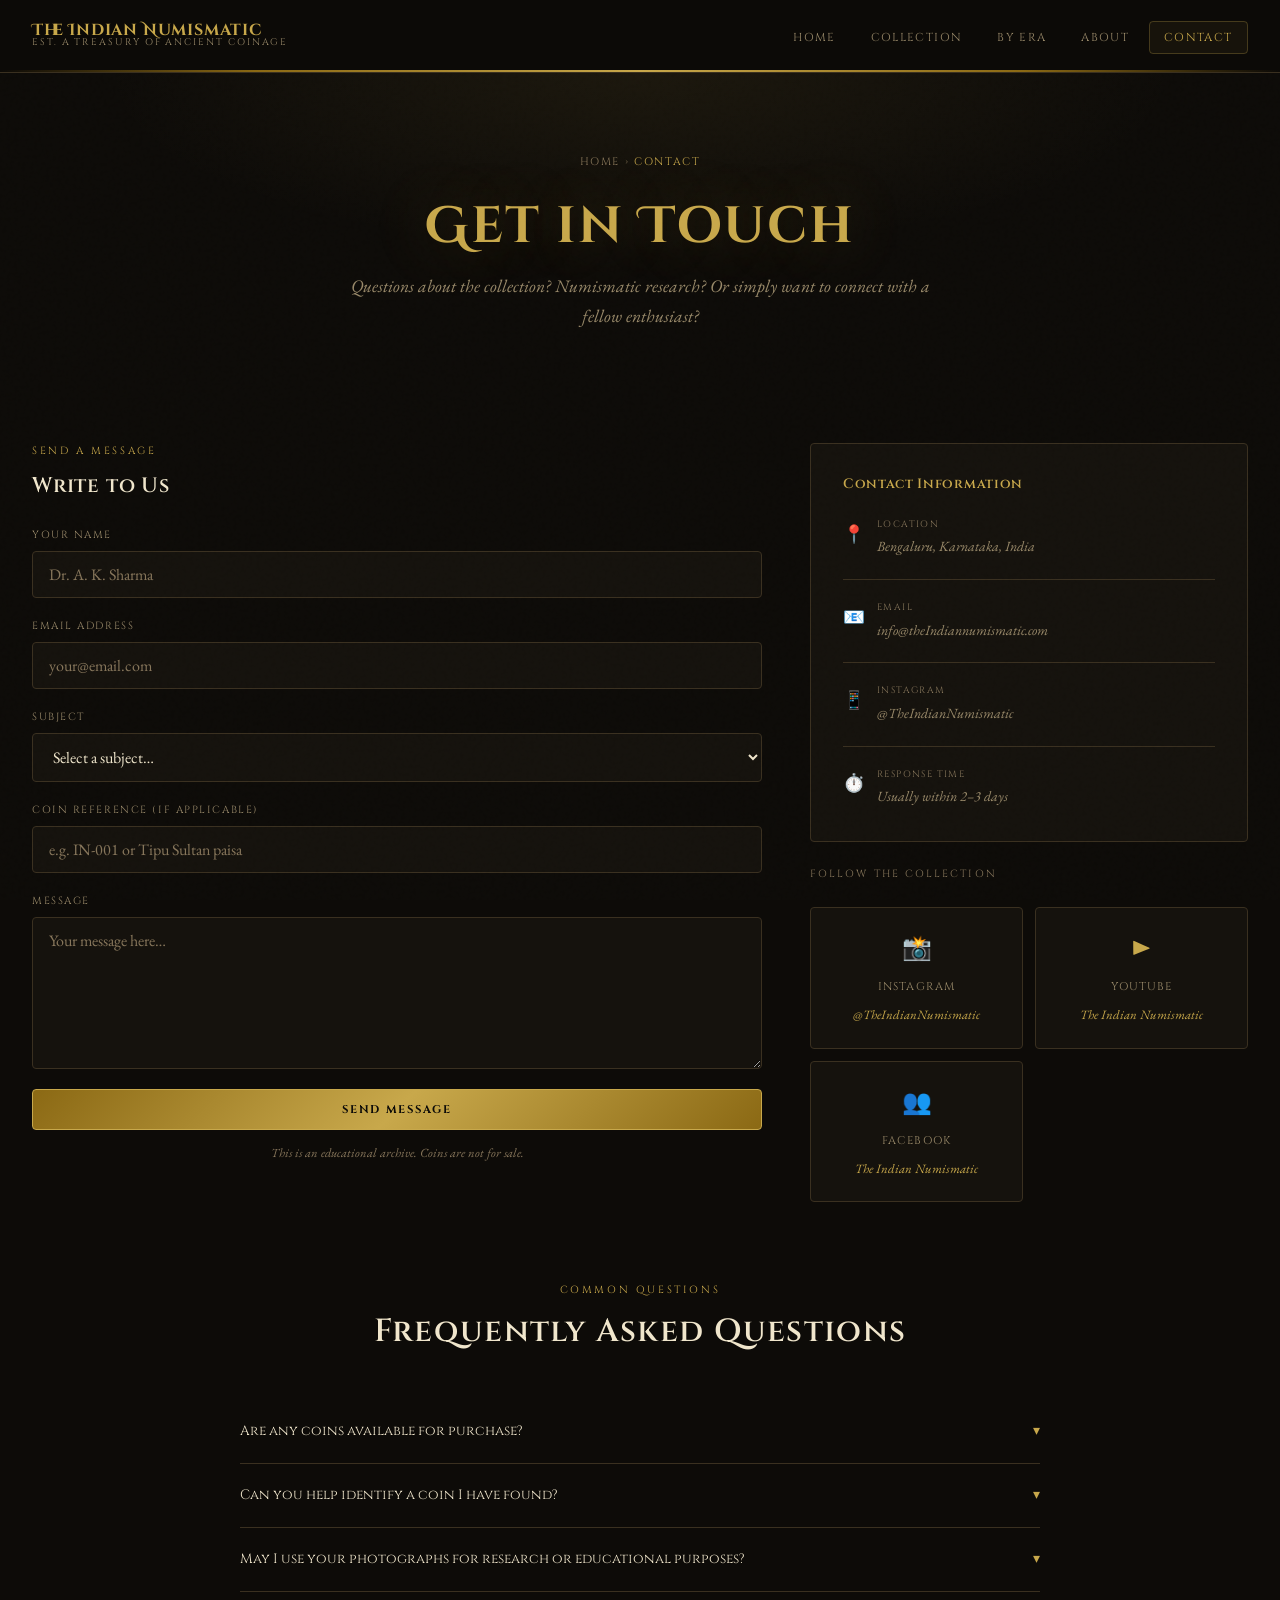
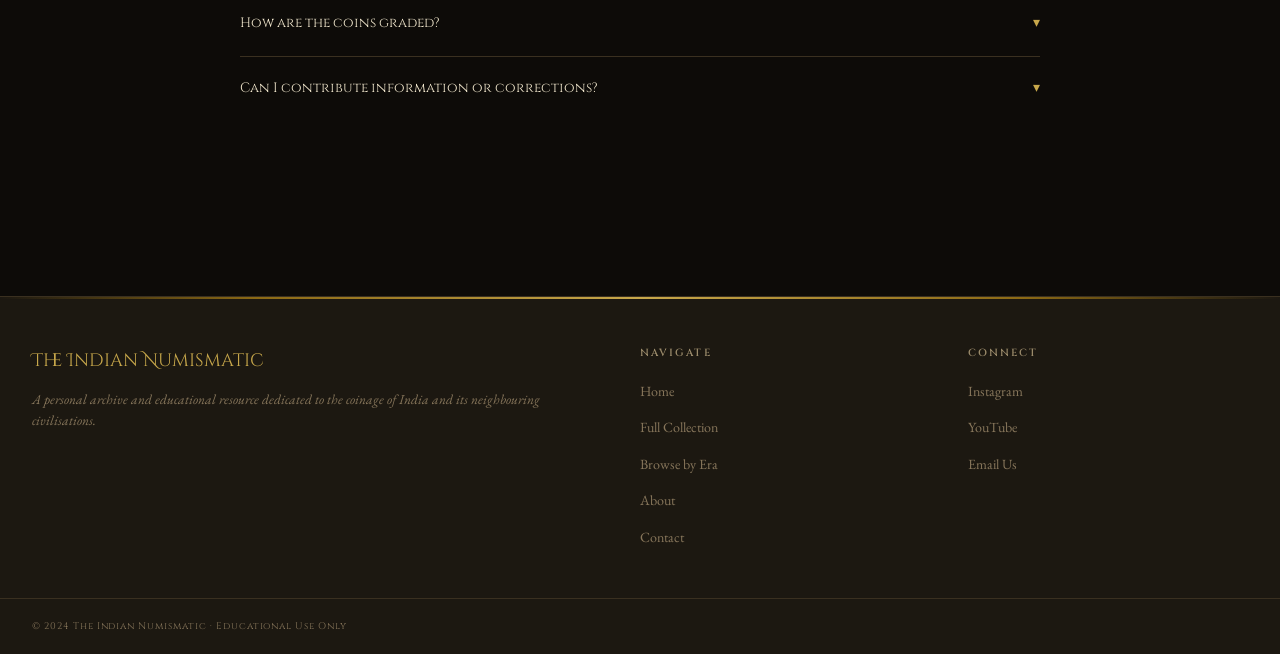
<file: contact.html>
<!DOCTYPE html>
<html lang="en">
<head>
  <meta charset="UTF-8">
  <meta name="viewport" content="width=device-width, initial-scale=1.0">
  <title>Contact — The Indian Numismatic</title>
  <link rel="preconnect" href="https://fonts.googleapis.com">
  <link rel="preconnect" href="https://fonts.gstatic.com" crossorigin>
  <link rel="stylesheet" href="style.css">
  <style>
    .faq-item {
      border-bottom: 1px solid var(--border);
      padding: 1.25rem 0;
    }
    .faq-item:last-child { border-bottom: none; }

    .faq-question {
      font-family: 'Cinzel', serif;
      font-size: 0.85rem;
      color: var(--text-primary);
      cursor: pointer;
      display: flex;
      justify-content: space-between;
      align-items: center;
      gap: 1rem;
      user-select: none;
    }

    .faq-arrow {
      color: var(--gold);
      transition: transform var(--transition);
      flex-shrink: 0;
    }
    .faq-item.open .faq-arrow { transform: rotate(180deg); }

    .faq-answer {
      font-size: 0.9rem;
      color: var(--text-muted);
      font-style: italic;
      line-height: 1.7;
      max-height: 0;
      overflow: hidden;
      transition: max-height 0.4s ease, padding 0.3s ease;
    }
    .faq-item.open .faq-answer {
      max-height: 200px;
      padding-top: 0.75rem;
    }

    .social-cards {
      display: grid;
      grid-template-columns: repeat(auto-fill, minmax(160px, 1fr));
      gap: 0.75rem;
      margin-top: 1.5rem;
    }

    .social-card {
      background: var(--bg-card);
      border: 1px solid var(--border);
      padding: 1.25rem 1rem;
      border-radius: var(--radius);
      text-align: center;
      text-decoration: none;
      transition: all var(--transition);
      display: block;
    }
    .social-card:hover {
      border-color: var(--gold-dark);
      background: var(--bg-hover);
      transform: translateY(-2px);
    }

    .social-card-icon { font-size: 1.5rem; display: block; margin-bottom: 0.5rem; }
    .social-card-name {
      font-family: 'Cinzel', serif;
      font-size: 0.7rem;
      letter-spacing: 0.1em;
      text-transform: uppercase;
      color: var(--text-muted);
      display: block;
      margin-bottom: 0.2rem;
    }
    .social-card-handle {
      font-size: 0.8rem;
      color: var(--gold);
      font-style: italic;
    }
  </style>
</head>
<body>

<!-- HEADER -->
<header class="site-header">
  <nav class="nav-wrapper">
    <a href="index.html" class="nav-logo">
      <span class="logo-main">The Indian Numismatic</span>
      <span class="logo-sub">Est. A Treasury of Ancient Coinage</span>
    </a>
    <ul class="nav-links">
      <li><a href="index.html">Home</a></li>
      <li><a href="collection.html">Collection</a></li>
      <li><a href="eras.html">By Era</a></li>
      <li><a href="about.html">About</a></li>
      <li><a href="contact.html" class="active">Contact</a></li>
    </ul>
    <button class="hamburger" aria-label="Menu">
      <span></span><span></span><span></span>
    </button>
  </nav>
  <div class="gold-rule-thick"></div>
</header>

<!-- PAGE HERO -->
<div class="page-hero">
  <p class="breadcrumb"><a href="index.html">Home</a> › <span>Contact</span></p>
  <h1>Get in Touch</h1>
  <p class="subtitle">Questions about the collection? Numismatic research? Or simply want to connect with a fellow enthusiast?</p>
</div>

<main class="container" style="padding-bottom:5rem;">

  <div class="contact-grid">

    <!-- FORM -->
    <div>
      <div class="section-header" style="text-align:left;margin-bottom:1.75rem;">
        <span class="section-label">Send a Message</span>
        <h2 style="font-size:1.3rem;">Write to Us</h2>
      </div>

      <form class="contact-form animate-in" id="contact-form" novalidate>
        <div class="form-group">
          <label for="name">Your Name</label>
          <input type="text" id="name" name="name" class="form-control" placeholder="Dr. A. K. Sharma" required>
        </div>
        <div class="form-group">
          <label for="email">Email Address</label>
          <input type="email" id="email" name="email" class="form-control" placeholder="your@email.com" required>
        </div>
        <div class="form-group">
          <label for="subject">Subject</label>
          <select id="subject" name="subject" class="form-control filter-select" style="padding:0.75rem 1rem;width:100%;">
            <option value="">Select a subject…</option>
            <option>Question about a specific coin</option>
            <option>Historical research enquiry</option>
            <option>Coin identification request</option>
            <option>Collaboration / contribution</option>
            <option>General enquiry</option>
          </select>
        </div>
        <div class="form-group">
          <label for="coin-ref">Coin Reference (if applicable)</label>
          <input type="text" id="coin-ref" name="coin-ref" class="form-control" placeholder="e.g. IN-001 or Tipu Sultan paisa">
        </div>
        <div class="form-group">
          <label for="message">Message</label>
          <textarea id="message" name="message" class="form-control" rows="6" placeholder="Your message here…" required></textarea>
        </div>
        <div>
          <button type="submit" class="btn btn-gold" style="width:100%;justify-content:center;">
            Send Message
          </button>
          <p style="font-size:0.78rem;color:var(--text-dim);font-style:italic;margin-top:0.75rem;text-align:center;">
            This is an educational archive. Coins are not for sale.
          </p>
        </div>
      </form>
    </div>

    <!-- RIGHT PANEL -->
    <div>
      <!-- Contact Details -->
      <div class="contact-info-card animate-in animate-delay-1">
        <h3>Contact Information</h3>

        <div class="contact-detail">
          <span class="icon">📍</span>
          <div>
            <span class="detail-label">Location</span>
            <span class="detail-value">Bengaluru, Karnataka, India</span>
          </div>
        </div>

        <div class="contact-detail">
          <span class="icon">📧</span>
          <div>
            <span class="detail-label">Email</span>
            <span class="detail-value">info@theIndiannumismatic.com</span>
          </div>
        </div>

        <div class="contact-detail">
          <span class="icon">📱</span>
          <div>
            <span class="detail-label">Instagram</span>
            <span class="detail-value">@TheIndianNumismatic</span>
          </div>
        </div>

        <div class="contact-detail">
          <span class="icon">⏱️</span>
          <div>
            <span class="detail-label">Response Time</span>
            <span class="detail-value">Usually within 2–3 days</span>
          </div>
        </div>
      </div>

      <!-- Social Cards -->
      <div class="animate-in animate-delay-2" style="margin-top:1.5rem;">
        <p style="font-family:'Cinzel',serif;font-size:0.65rem;letter-spacing:0.2em;text-transform:uppercase;color:var(--text-dim);margin-bottom:0.5rem;">
          Follow the Collection
        </p>
        <div class="social-cards">
          <a href="#" class="social-card">
            <span class="social-card-icon">📸</span>
            <span class="social-card-name">Instagram</span>
            <span class="social-card-handle">@TheIndianNumismatic</span>
          </a>
          <a href="#" class="social-card">
            <span class="social-card-icon">▶️</span>
            <span class="social-card-name">YouTube</span>
            <span class="social-card-handle">The Indian Numismatic</span>
          </a>
          <a href="#" class="social-card">
            <span class="social-card-icon">👥</span>
            <span class="social-card-name">Facebook</span>
            <span class="social-card-handle">The Indian Numismatic</span>
          </a>
        </div>
      </div>
    </div>

  </div>

  <!-- FAQ -->
  <div style="margin-top:5rem;">
    <div class="section-header">
      <span class="section-label">Common Questions</span>
      <h2>Frequently Asked Questions</h2>
    </div>

    <div style="max-width:800px;margin:0 auto;">
      <div class="faq-item animate-in">
        <div class="faq-question" onclick="toggleFaq(this)">
          Are any coins available for purchase?
          <span class="faq-arrow">▾</span>
        </div>
        <div class="faq-answer">
          No. This is a personal collection maintained purely for educational and archival purposes.
          No coins are offered for sale through this website.
        </div>
      </div>

      <div class="faq-item animate-in animate-delay-1">
        <div class="faq-question" onclick="toggleFaq(this)">
          Can you help identify a coin I have found?
          <span class="faq-arrow">▾</span>
        </div>
        <div class="faq-answer">
          We are happy to help where possible. Please send a clear photograph of both sides of the coin
          along with its approximate diameter and weight using the contact form above. We cannot guarantee
          identification of every coin but will do our best.
        </div>
      </div>

      <div class="faq-item animate-in animate-delay-2">
        <div class="faq-question" onclick="toggleFaq(this)">
          May I use your photographs for research or educational purposes?
          <span class="faq-arrow">▾</span>
        </div>
        <div class="faq-answer">
          All photographs on this site are © The Indian Numismatic. Non-commercial educational use
          with attribution is generally permitted — please contact us first to discuss your needs.
        </div>
      </div>

      <div class="faq-item animate-in animate-delay-3">
        <div class="faq-question" onclick="toggleFaq(this)">
          How are the coins graded?
          <span class="faq-arrow">▾</span>
        </div>
        <div class="faq-answer">
          Coins are graded using the standard Sheldon/PCGS scale adapted for world coins:
          Poor, Fair, About Good, Good, Very Good, Fine, Very Fine, Extremely Fine, About Uncirculated, and Uncirculated.
          All grades are the collector's own assessment unless otherwise noted.
        </div>
      </div>

      <div class="faq-item animate-in">
        <div class="faq-question" onclick="toggleFaq(this)">
          Can I contribute information or corrections?
          <span class="faq-arrow">▾</span>
        </div>
        <div class="faq-answer">
          Absolutely — and we welcome it. If you spot an error in attribution, dating, or description,
          or have additional historical context to share, please write to us. Corrections and contributions
          from fellow researchers are acknowledged on the relevant entry.
        </div>
      </div>
    </div>
  </div>

</main>

<!-- FOOTER -->
<footer class="site-footer">
  <div class="gold-rule-thick"></div>
  <div class="footer-inner">
    <div class="footer-brand">
      <span class="footer-logo">The Indian Numismatic</span>
      <p>A personal archive and educational resource dedicated to the coinage of India and its neighbouring civilisations.</p>
    </div>
    <div class="footer-col">
      <h4>Navigate</h4>
      <ul>
        <li><a href="index.html">Home</a></li>
        <li><a href="collection.html">Full Collection</a></li>
        <li><a href="eras.html">Browse by Era</a></li>
        <li><a href="about.html">About</a></li>
        <li><a href="contact.html">Contact</a></li>
      </ul>
    </div>
    <div class="footer-col">
      <h4>Connect</h4>
      <ul>
        <li><a href="#">Instagram</a></li>
        <li><a href="#">YouTube</a></li>
        <li><a href="contact.html">Email Us</a></li>
      </ul>
    </div>
  </div>
  <div class="footer-bottom">
    <p>© 2024 The Indian Numismatic · Educational Use Only</p>
  </div>
</footer>

<script src="script.js"></script>
<script>
  function toggleFaq(el) {
    const item = el.closest('.faq-item');
    const isOpen = item.classList.contains('open');
    document.querySelectorAll('.faq-item.open').forEach(i => i.classList.remove('open'));
    if (!isOpen) item.classList.add('open');
  }
</script>
</body>
</html>
</file>
<file: style.css>
/* ============================================================
   THE INDIAN NUMISMATIC — Global Stylesheet
   Aesthetic: Dark museum / antiquarian / archival gold
   ============================================================ */

@import url('https://fonts.googleapis.com/css2?family=Cinzel+Decorative:wght@400;700;900&family=Cinzel:wght@400;500;600;700&family=EB+Garamond:ital,wght@0,400;0,500;0,600;1,400;1,500&display=swap');

/* ── CSS Variables ── */
:root {
  --gold:        #c8a84b;
  --gold-light:  #e8c97a;
  --gold-dark:   #8b6914;
  --bg-deep:     #0d0b08;
  --bg-card:     #15120d;
  --bg-panel:    #1c1811;
  --bg-hover:    #231f16;
  --border:      #3a3020;
  --border-gold: #c8a84b44;
  --text-primary:#f0e6cc;
  --text-muted:  #9a8a6a;
  --text-dim:    #87765b;
  --accent-red:  #8b2020;
  --accent-teal: #1a5c5c;
  --shadow-gold: 0 0 40px #c8a84b22;
  --radius:      4px;
  --transition:  0.35s cubic-bezier(0.4, 0, 0.2, 1);
}

/* ── Reset ── */
*, *::before, *::after { box-sizing: border-box; margin: 0; padding: 0; }

html { scroll-behavior: smooth; font-size: 16px; }

body {
  background: var(--bg-deep);
  color: var(--text-primary);
  font-family: 'EB Garamond', Georgia, serif;
  font-size: 1.05rem;
  line-height: 1.7;
  min-height: 100vh;
  overflow-x: hidden;
}

/* Noise texture overlay */
body::before {
  content: '';
  position: fixed;
  inset: 0;
  background-image: url("data:image/svg+xml,%3Csvg viewBox='0 0 256 256' xmlns='http://www.w3.org/2000/svg'%3E%3Cfilter id='noise'%3E%3CfeTurbulence type='fractalNoise' baseFrequency='0.9' numOctaves='4' stitchTiles='stitch'/%3E%3C/filter%3E%3Crect width='100%25' height='100%25' filter='url(%23noise)' opacity='0.04'/%3E%3C/svg%3E");
  pointer-events: none;
  z-index: 1;
  opacity: 0.4;
}

/* ── Typography ── */
h1, h2, h3, h4 {
  font-family: 'Cinzel', serif;
  font-weight: 600;
  letter-spacing: 0.04em;
  line-height: 1.25;
}

.display-title {
  font-family: 'Cinzel Decorative', serif;
  font-weight: 700;
}

a {
  color: var(--gold);
  text-decoration: none;
  transition: color var(--transition);
}
a:hover { color: var(--gold-light); }

p { margin-bottom: 1em; }
p:last-child { margin-bottom: 0; }

em { font-style: italic; color: var(--text-muted); }

/* ── Gold Divider ── */
.gold-rule {
  border: none;
  height: 1px;
  background: linear-gradient(90deg, transparent, var(--gold), transparent);
  margin: 2rem 0;
  opacity: 0.5;
}

.gold-rule-thick {
  border: none;
  height: 2px;
  background: linear-gradient(90deg, transparent 0%, var(--gold-dark) 20%, var(--gold) 50%, var(--gold-dark) 80%, transparent 100%);
  margin: 0;
}

/* ── Navigation ── */
.site-header {
  position: sticky;
  top: 0;
  z-index: 1000;
  background: rgba(13, 11, 8, 0.98);
  border-bottom: 1px solid var(--border);
}

.nav-wrapper {
  max-width: 1400px;
  margin: 0 auto;
  padding: 0 2rem;
  display: flex;
  align-items: center;
  justify-content: space-between;
  height: 70px;
}

.nav-logo {
  display: flex;
  flex-direction: column;
  line-height: 1;
}

.nav-logo .logo-main {
  font-family: 'Cinzel Decorative', serif;
  font-size: 1rem;
  font-weight: 700;
  color: var(--gold);
  letter-spacing: 0.05em;
}

.nav-logo .logo-sub {
  font-family: 'Cinzel', serif;
  font-size: 0.6rem;
  color: var(--text-muted);
  letter-spacing: 0.2em;
  text-transform: uppercase;
}

.nav-links {
  display: flex;
  align-items: center;
  gap: 0.25rem;
  list-style: none;
}

.nav-links a {
  font-family: 'Cinzel', serif;
  font-size: 0.72rem;
  letter-spacing: 0.12em;
  text-transform: uppercase;
  color: var(--text-muted);
  padding: 0.5rem 0.9rem;
  border: 1px solid transparent;
  border-radius: var(--radius);
  transition: all var(--transition);
  white-space: nowrap;
}

.nav-links a:hover,
.nav-links a.active {
  color: var(--gold);
  border-color: var(--border-gold);
  background: rgba(200, 168, 75, 0.06);
}

.nav-coin-icon {
  font-size: 1.4rem;
  opacity: 0.6;
}

.hamburger {
  display: none;
  flex-direction: column;
  justify-content: center;
  align-items: center;
  gap: 5px;
  cursor: pointer;
  padding: 10px;
  width: 44px;
  height: 44px;
  border: 1px solid var(--border);
  border-radius: var(--radius);
  background: transparent;
  transition: border-color var(--transition), background var(--transition);
  flex-shrink: 0;
  -webkit-tap-highlight-color: transparent;
}
.hamburger:hover {
  border-color: var(--gold-dark);
  background: rgba(200,168,75,0.06);
}
.hamburger span {
  display: block;
  width: 20px;
  height: 2px;
  background: var(--gold);
  border-radius: 2px;
  transition: transform 0.35s ease, opacity 0.25s ease, width 0.3s ease;
  transform-origin: center;
}
/* Animated X state */
.hamburger.open span:nth-child(1) {
  transform: translateY(7px) rotate(45deg);
}
.hamburger.open span:nth-child(2) {
  opacity: 0;
  width: 0;
}
.hamburger.open span:nth-child(3) {
  transform: translateY(-7px) rotate(-45deg);
}

/* ── Page Hero ── */
.page-hero {
  padding: 5rem 2rem 4rem;
  text-align: center;
  position: relative;
  overflow: hidden;
}

.page-hero::before {
  content: '';
  position: absolute;
  inset: 0;
  background: radial-gradient(ellipse 60% 80% at 50% 0%, rgba(200,168,75,0.08) 0%, transparent 70%);
  pointer-events: none;
}

.page-hero h1 {
  font-family: 'Cinzel Decorative', serif;
  font-size: clamp(1.8rem, 4vw, 3.2rem);
  color: var(--gold);
  text-shadow: 0 0 60px rgba(200,168,75,0.3);
  margin-bottom: 0.75rem;
}

.page-hero .subtitle {
  font-family: 'EB Garamond', serif;
  font-size: 1.1rem;
  font-style: italic;
  color: var(--text-muted);
  max-width: 600px;
  margin: 0 auto;
}

.breadcrumb {
  font-family: 'Cinzel', serif;
  font-size: 0.68rem;
  letter-spacing: 0.15em;
  text-transform: uppercase;
  color: var(--text-dim);
  margin-bottom: 1.5rem;
}
.breadcrumb a { color: var(--text-dim); }
.breadcrumb a:hover { color: var(--gold); }
.breadcrumb span { color: var(--gold); }

/* ── Container ── */
.container {
  max-width: 1400px;
  margin: 0 auto;
  padding: 0 2rem;
}

.container-narrow {
  max-width: 900px;
  margin: 0 auto;
  padding: 0 2rem;
}

/* ── Section Titles ── */
.section-header {
  text-align: center;
  margin-bottom: 3rem;
}

.section-header h2 {
  font-family: 'Cinzel', serif;
  font-size: clamp(1.3rem, 2.5vw, 2rem);
  color: var(--text-primary);
  margin-bottom: 0.5rem;
}

.section-header .section-label {
  font-family: 'Cinzel', serif;
  font-size: 0.65rem;
  letter-spacing: 0.25em;
  text-transform: uppercase;
  color: var(--gold);
  display: block;
  margin-bottom: 0.75rem;
}

.section-header p {
  color: var(--text-muted);
  font-style: italic;
  max-width: 500px;
  margin: 0 auto;
}

/* ── Coin Cards ── */
.coins-grid {
  display: grid;
  grid-template-columns: repeat(auto-fill, minmax(280px, 1fr));
  gap: 1.5rem;
  margin-bottom: 4rem;
}

.coin-card {
  background: var(--bg-card);
  border: 1px solid var(--border);
  border-radius: var(--radius);
  overflow: hidden;
  transition: all var(--transition);
  cursor: pointer;
  position: relative;
}

.coin-card::before {
  content: '';
  position: absolute;
  inset: 0;
  border-radius: var(--radius);
  background: linear-gradient(135deg, rgba(200,168,75,0.05) 0%, transparent 60%);
  opacity: 0;
  transition: opacity var(--transition);
  pointer-events: none;
  z-index: 1;
}

.coin-card:hover {
  border-color: var(--gold-dark);
  box-shadow: var(--shadow-gold), 0 8px 32px rgba(0,0,0,0.6);
  transform: translateY(-4px);
}

.coin-card:hover::before { opacity: 1; }

.coin-card-image {
  position: relative;
  aspect-ratio: 1;
  overflow: hidden;
  background: #0a0906;
}

.coin-card-image img {
  width: 100%;
  height: 100%;
  object-fit: cover;
  transition: transform 0.5s ease;
  display: block;
}

.coin-card:hover .coin-card-image img {
  transform: scale(1.06);
}

.coin-card-badge {
  position: absolute;
  top: 0.75rem;
  right: 0.75rem;
  background: rgba(13,11,8,0.85);
  border: 1px solid var(--border-gold);
  color: var(--gold);
  font-family: 'Cinzel', serif;
  font-size: 0.6rem;
  letter-spacing: 0.1em;
  text-transform: uppercase;
  padding: 0.2rem 0.5rem;
  border-radius: 2px;
  backdrop-filter: blur(4px);
}

.coin-card-id {
  position: absolute;
  bottom: 0.75rem;
  left: 0.75rem;
  background: rgba(13,11,8,0.75);
  color: var(--text-dim);
  font-family: 'Cinzel', serif;
  font-size: 0.58rem;
  letter-spacing: 0.08em;
  padding: 0.15rem 0.4rem;
  border-radius: 2px;
}

.coin-card-body {
  padding: 1.1rem 1.2rem 1.3rem;
}

.coin-card-kingdom {
  font-family: 'Cinzel', serif;
  font-size: 0.6rem;
  letter-spacing: 0.18em;
  text-transform: uppercase;
  color: var(--gold);
  display: block;
  margin-bottom: 0.35rem;
}

.coin-card-name {
  font-family: 'Cinzel', serif;
  font-size: 0.95rem;
  color: var(--text-primary);
  margin-bottom: 0.6rem;
  line-height: 1.3;
}

.coin-card-meta {
  display: flex;
  gap: 0.5rem;
  flex-wrap: wrap;
  margin-bottom: 0.75rem;
}

.meta-tag {
  font-family: 'Cinzel', serif;
  font-size: 0.58rem;
  letter-spacing: 0.08em;
  text-transform: uppercase;
  background: rgba(200,168,75,0.08);
  border: 1px solid var(--border-gold);
  color: var(--text-muted);
  padding: 0.15rem 0.5rem;
  border-radius: 2px;
}

.coin-card-desc {
  font-size: 0.85rem;
  color: var(--text-muted);
  font-style: italic;
  line-height: 1.5;
  display: -webkit-box;
  -webkit-line-clamp: 2;
  -webkit-box-orient: vertical;
  overflow: hidden;
}

/* ── Buttons ── */
.btn {
  display: inline-flex;
  align-items: center;
  gap: 0.5rem;
  font-family: 'Cinzel', serif;
  font-size: 0.7rem;
  letter-spacing: 0.15em;
  text-transform: uppercase;
  padding: 0.75rem 1.8rem;
  border-radius: var(--radius);
  border: 1px solid;
  cursor: pointer;
  transition: all var(--transition);
  text-decoration: none;
}

.btn-gold {
  background: linear-gradient(135deg, var(--gold-dark) 0%, var(--gold) 50%, var(--gold-dark) 100%);
  border-color: var(--gold);
  color: var(--bg-deep);
  font-weight: 700;
}
.btn-gold:hover {
  background: linear-gradient(135deg, var(--gold) 0%, var(--gold-light) 50%, var(--gold) 100%);
  color: var(--bg-deep);
  box-shadow: 0 0 24px rgba(200,168,75,0.4);
  transform: translateY(-1px);
}

.btn-outline {
  background: transparent;
  border-color: var(--border);
  color: var(--text-muted);
}
.btn-outline:hover {
  border-color: var(--gold-dark);
  color: var(--gold);
  background: rgba(200,168,75,0.05);
}

.btn-ghost {
  background: transparent;
  border-color: transparent;
  color: var(--text-muted);
  padding: 0.5rem 1rem;
}
.btn-ghost:hover { color: var(--gold); }

/* ── Filter Bar ── */
.filter-bar {
  display: flex;
  gap: 0.75rem;
  flex-wrap: wrap;
  align-items: center;
  margin-bottom: 2.5rem;
  padding: 1.2rem 1.5rem;
  background: var(--bg-panel);
  border: 1px solid var(--border);
  border-radius: var(--radius);
}

.filter-bar label {
  font-family: 'Cinzel', serif;
  font-size: 0.65rem;
  letter-spacing: 0.15em;
  text-transform: uppercase;
  color: var(--text-dim);
  white-space: nowrap;
}

.filter-select {
  background: var(--bg-card);
  border: 1px solid var(--border);
  color: var(--text-muted);
  font-family: 'EB Garamond', serif;
  font-size: 0.9rem;
  padding: 0.4rem 0.8rem;
  border-radius: var(--radius);
  cursor: pointer;
  transition: border-color var(--transition);
  outline: none;
  min-width: 140px;
}
.filter-select:hover, .filter-select:focus { border-color: var(--gold-dark); color: var(--text-primary); }

.filter-input {
  background: var(--bg-card);
  border: 1px solid var(--border);
  color: var(--text-primary);
  font-family: 'EB Garamond', serif;
  font-size: 0.95rem;
  padding: 0.4rem 0.9rem;
  border-radius: var(--radius);
  outline: none;
  transition: border-color var(--transition);
  flex: 1;
  min-width: 180px;
}
.filter-input::placeholder { color: var(--text-dim); }
.filter-input:focus { border-color: var(--gold-dark); }

.filter-pill {
  font-family: 'Cinzel', serif;
  font-size: 0.62rem;
  letter-spacing: 0.1em;
  text-transform: uppercase;
  padding: 0.35rem 0.8rem;
  border: 1px solid var(--border);
  border-radius: 20px;
  color: var(--text-muted);
  background: transparent;
  cursor: pointer;
  transition: all var(--transition);
  white-space: nowrap;
}
.filter-pill:hover, .filter-pill.active {
  border-color: var(--gold);
  color: var(--gold);
  background: rgba(200,168,75,0.08);
}

/* ── Stats Bar ── */
.stats-bar {
  display: flex;
  gap: 1px;
  background: var(--border);
  border: 1px solid var(--border);
  border-radius: var(--radius);
  overflow: hidden;
  margin-bottom: 3rem;
}

.stat-item {
  flex: 1;
  padding: 1.2rem 1.5rem;
  text-align: center;
  background: var(--bg-panel);
  transition: background var(--transition);
}
.stat-item:hover { background: var(--bg-hover); }

.stat-number {
  font-family: 'Cinzel Decorative', serif;
  font-size: 1.8rem;
  color: var(--gold);
  display: block;
  line-height: 1;
  margin-bottom: 0.25rem;
}

.stat-label {
  font-family: 'Cinzel', serif;
  font-size: 0.58rem;
  letter-spacing: 0.2em;
  text-transform: uppercase;
  color: var(--text-dim);
}

/* ── Modal / Lightbox ── */
.modal-overlay {
  position: fixed;
  inset: 0;
  background: rgba(0,0,0,0.92);
  backdrop-filter: blur(8px);
  z-index: 2000;
  display: flex;
  align-items: center;
  justify-content: center;
  padding: 2rem;
  opacity: 0;
  visibility: hidden;
  transition: all var(--transition);
}

.modal-overlay.open {
  opacity: 1;
  visibility: visible;
}

.modal {
  background: var(--bg-panel);
  border: 1px solid var(--border);
  border-radius: var(--radius);
  max-width: 960px;
  width: 100%;
  max-height: 90vh;
  overflow-y: auto;
  display: grid;
  grid-template-columns: 1fr 1fr;
  box-shadow: 0 0 80px rgba(200,168,75,0.15), 0 32px 64px rgba(0,0,0,0.8);
  transform: scale(0.95) translateY(20px);
  transition: transform var(--transition);
}

.modal-overlay.open .modal {
  transform: scale(1) translateY(0);
}

.modal-images {
  background: #060504;
  padding: 2rem;
  display: flex;
  flex-direction: column;
  align-items: center;
  justify-content: center;
  gap: 1rem;
  position: relative;
}

.modal-main-image {
  width: 100%;
  aspect-ratio: 1;
  object-fit: contain;
  border-radius: 2px;
}

.modal-thumbs {
  display: flex;
  gap: 0.5rem;
}

.modal-thumb {
  width: 56px;
  height: 56px;
  object-fit: cover;
  border: 1px solid var(--border);
  border-radius: 2px;
  cursor: pointer;
  transition: border-color var(--transition);
  opacity: 0.6;
}
.modal-thumb:hover, .modal-thumb.active {
  border-color: var(--gold);
  opacity: 1;
}

.modal-content {
  padding: 2.5rem;
  overflow-y: auto;
}

.modal-close {
  position: absolute;
  top: 1rem;
  right: 1rem;
  width: 36px;
  height: 36px;
  background: rgba(200,168,75,0.1);
  border: 1px solid var(--border-gold);
  color: var(--gold);
  border-radius: 2px;
  cursor: pointer;
  font-size: 1.2rem;
  display: flex;
  align-items: center;
  justify-content: center;
  transition: all var(--transition);
  z-index: 10;
}
.modal-close:hover { background: rgba(200,168,75,0.2); }

.modal-kingdom {
  font-family: 'Cinzel', serif;
  font-size: 0.65rem;
  letter-spacing: 0.2em;
  text-transform: uppercase;
  color: var(--gold);
  margin-bottom: 0.5rem;
}

.modal-title {
  font-family: 'Cinzel', serif;
  font-size: 1.4rem;
  color: var(--text-primary);
  margin-bottom: 1.5rem;
  line-height: 1.3;
}

.coin-specs {
  display: grid;
  grid-template-columns: 1fr 1fr;
  gap: 0.75rem;
  margin-bottom: 1.5rem;
}

.spec-item {
  background: var(--bg-card);
  border: 1px solid var(--border);
  padding: 0.75rem;
  border-radius: var(--radius);
}

.spec-label {
  font-family: 'Cinzel', serif;
  font-size: 0.55rem;
  letter-spacing: 0.15em;
  text-transform: uppercase;
  color: var(--text-dim);
  display: block;
  margin-bottom: 0.2rem;
}

.spec-value {
  font-family: 'EB Garamond', serif;
  font-size: 0.9rem;
  color: var(--text-primary);
}

.modal-desc {
  font-style: italic;
  color: var(--text-muted);
  font-size: 0.95rem;
  padding-top: 1rem;
  border-top: 1px solid var(--border);
  line-height: 1.7;
}

/* ── Footer ── */
.site-footer {
  background: var(--bg-panel);
  border-top: 1px solid var(--border);
  margin-top: 6rem;
}

.footer-inner {
  max-width: 1400px;
  margin: 0 auto;
  padding: 3rem 2rem;
  display: grid;
  grid-template-columns: 2fr 1fr 1fr;
  gap: 3rem;
}

.footer-brand .footer-logo {
  font-family: 'Cinzel Decorative', serif;
  font-size: 1.1rem;
  color: var(--gold);
  display: block;
  margin-bottom: 0.75rem;
}

.footer-brand p {
  font-size: 0.85rem;
  color: var(--text-dim);
  font-style: italic;
  line-height: 1.6;
}

.footer-col h4 {
  font-family: 'Cinzel', serif;
  font-size: 0.65rem;
  letter-spacing: 0.2em;
  text-transform: uppercase;
  color: var(--text-muted);
  margin-bottom: 1rem;
}

.footer-col ul {
  list-style: none;
  display: flex;
  flex-direction: column;
  gap: 0.5rem;
}

.footer-col ul a {
  font-size: 0.88rem;
  color: var(--text-dim);
  transition: color var(--transition);
}
.footer-col ul a:hover { color: var(--gold); }

.footer-bottom {
  border-top: 1px solid var(--border);
  padding: 1.2rem 2rem;
  max-width: 1400px;
  margin: 0 auto;
  display: flex;
  align-items: center;
  justify-content: space-between;
  gap: 1rem;
  flex-wrap: wrap;
}

.footer-bottom p {
  font-family: 'Cinzel', serif;
  font-size: 0.6rem;
  letter-spacing: 0.1em;
  color: var(--text-dim);
  margin: 0;
}

.footer-social {
  display: flex;
  gap: 0.75rem;
}

.social-link {
  font-family: 'Cinzel', serif;
  font-size: 0.6rem;
  letter-spacing: 0.1em;
  text-transform: uppercase;
  color: var(--text-dim);
  padding: 0.3rem 0.7rem;
  border: 1px solid var(--border);
  border-radius: var(--radius);
  transition: all var(--transition);
}
.social-link:hover { border-color: var(--gold-dark); color: var(--gold); }

/* ── Pagination ── */
.pagination {
  display: flex;
  align-items: center;
  justify-content: center;
  gap: 0.5rem;
  margin: 3rem 0;
}

.page-btn {
  width: 38px;
  height: 38px;
  display: flex;
  align-items: center;
  justify-content: center;
  font-family: 'Cinzel', serif;
  font-size: 0.75rem;
  border: 1px solid var(--border);
  background: var(--bg-card);
  color: var(--text-muted);
  border-radius: var(--radius);
  cursor: pointer;
  transition: all var(--transition);
  text-decoration: none;
}
.page-btn:hover { border-color: var(--gold-dark); color: var(--gold); }
.page-btn.active { border-color: var(--gold); color: var(--gold); background: rgba(200,168,75,0.1); }

/* ── About Page ── */
.about-grid {
  display: grid;
  grid-template-columns: 3fr 2fr;
  gap: 4rem;
  align-items: start;
  margin: 3rem 0;
}

.about-content h2 {
  font-family: 'Cinzel', serif;
  color: var(--gold);
  font-size: 1.5rem;
  margin-bottom: 1rem;
}

.about-image-panel {
  background: var(--bg-card);
  border: 1px solid var(--border);
  padding: 1.5rem;
  border-radius: var(--radius);
  text-align: center;
  position: sticky;
  top: 90px;
}

.about-image-panel img {
  width: 100%;
  border-radius: 2px;
  display: block;
}

.about-image-panel .caption {
  font-size: 0.8rem;
  color: var(--text-dim);
  font-style: italic;
  margin-top: 0.75rem;
}

.timeline {
  position: relative;
  padding-left: 2rem;
  margin: 2rem 0;
}

.timeline::before {
  content: '';
  position: absolute;
  left: 0;
  top: 0;
  bottom: 0;
  width: 1px;
  background: linear-gradient(180deg, transparent, var(--gold-dark), transparent);
}

.timeline-item {
  position: relative;
  margin-bottom: 2rem;
}

.timeline-item::before {
  content: '';
  position: absolute;
  left: -2.35rem;
  top: 0.35rem;
  width: 8px;
  height: 8px;
  border: 1px solid var(--gold);
  border-radius: 50%;
  background: var(--bg-deep);
}

.timeline-era {
  font-family: 'Cinzel', serif;
  font-size: 0.65rem;
  letter-spacing: 0.15em;
  text-transform: uppercase;
  color: var(--gold);
  display: block;
  margin-bottom: 0.25rem;
}

.timeline-item h3 {
  font-size: 1rem;
  color: var(--text-primary);
  margin-bottom: 0.35rem;
}

.timeline-item p {
  font-size: 0.88rem;
  color: var(--text-muted);
}

/* ── Contact Page ── */
.contact-grid {
  display: grid;
  grid-template-columns: 2fr 1.2fr;
  gap: 3rem;
  margin: 3rem 0;
}

.contact-form {
  display: flex;
  flex-direction: column;
  gap: 1.25rem;
}

.form-group {
  display: flex;
  flex-direction: column;
  gap: 0.4rem;
}

.form-group label {
  font-family: 'Cinzel', serif;
  font-size: 0.65rem;
  letter-spacing: 0.15em;
  text-transform: uppercase;
  color: var(--text-muted);
}

.form-control {
  background: var(--bg-card);
  border: 1px solid var(--border);
  color: var(--text-primary);
  font-family: 'EB Garamond', serif;
  font-size: 1rem;
  padding: 0.75rem 1rem;
  border-radius: var(--radius);
  outline: none;
  transition: border-color var(--transition);
  width: 100%;
}
.form-control:focus { border-color: var(--gold-dark); }
.form-control::placeholder { color: var(--text-dim); }

textarea.form-control { resize: vertical; min-height: 140px; }

.contact-info-card {
  background: var(--bg-card);
  border: 1px solid var(--border);
  padding: 2rem;
  border-radius: var(--radius);
  height: fit-content;
}

.contact-info-card h3 {
  font-family: 'Cinzel', serif;
  font-size: 0.85rem;
  color: var(--gold);
  margin-bottom: 1.5rem;
  letter-spacing: 0.05em;
}

.contact-detail {
  display: flex;
  gap: 0.75rem;
  align-items: flex-start;
  margin-bottom: 1.25rem;
  padding-bottom: 1.25rem;
  border-bottom: 1px solid var(--border);
  font-size: 0.88rem;
}
.contact-detail:last-child { border-bottom: none; margin-bottom: 0; padding-bottom: 0; }

.contact-detail .icon {
  font-size: 1.1rem;
  flex-shrink: 0;
  margin-top: 0.1rem;
}

.contact-detail .detail-label {
  font-family: 'Cinzel', serif;
  font-size: 0.58rem;
  letter-spacing: 0.15em;
  text-transform: uppercase;
  color: var(--text-dim);
  display: block;
  margin-bottom: 0.15rem;
}

.contact-detail .detail-value {
  color: var(--text-muted);
  font-style: italic;
}

/* ── Era Section Headings ── */
.era-heading {
  display: flex;
  align-items: center;
  gap: 1.5rem;
  margin: 3rem 0 1.5rem;
}

.era-heading h3 {
  font-family: 'Cinzel', serif;
  font-size: 0.85rem;
  letter-spacing: 0.15em;
  text-transform: uppercase;
  color: var(--text-muted);
  white-space: nowrap;
}

.era-heading::before, .era-heading::after {
  content: '';
  flex: 1;
  height: 1px;
  background: linear-gradient(90deg, transparent, var(--border));
}
.era-heading::before { background: linear-gradient(90deg, var(--border), transparent); }

/* ── Scrollbar ── */
::-webkit-scrollbar { width: 6px; height: 6px; }
::-webkit-scrollbar-track { background: var(--bg-deep); }
::-webkit-scrollbar-thumb { background: var(--border); border-radius: 3px; }
::-webkit-scrollbar-thumb:hover { background: var(--gold-dark); }

/* ── Selection ── */
::selection { background: rgba(200,168,75,0.2); color: var(--gold-light); }

/* ── Animations ── */
@keyframes fadeInUp {
  from { opacity: 0; transform: translateY(24px); }
  to   { opacity: 1; transform: translateY(0); }
}

@keyframes shimmer {
  from { background-position: -200% center; }
  to   { background-position: 200% center; }
}

@keyframes glow-pulse {
  0%, 100% { text-shadow: 0 0 30px rgba(200,168,75,0.2); }
  50%       { text-shadow: 0 0 60px rgba(200,168,75,0.5); }
}

.animate-in {
  animation: fadeInUp 0.6s ease both;
}

.animate-delay-1 { animation-delay: 0.1s; }
.animate-delay-2 { animation-delay: 0.2s; }
.animate-delay-3 { animation-delay: 0.3s; }
.animate-delay-4 { animation-delay: 0.4s; }

/* ══════════════════════════════════════════
   RESPONSIVE
   ══════════════════════════════════════════ */

@media (max-width: 900px) {
  .footer-inner { grid-template-columns: 1fr 1fr; }
  .footer-inner > :first-child { grid-column: span 2; }
  .modal { grid-template-columns: 1fr; max-height: 95vh; }
  .modal-images { padding: 1.5rem; min-height: 280px; }
  .about-grid { grid-template-columns: 1fr; }
  .about-image-panel { position: static; }
  .contact-grid { grid-template-columns: 1fr; }
  .coin-specs { grid-template-columns: 1fr 1fr; }
}

/* ── Mobile nav drawer ── */
@media (max-width: 768px) {
  .hamburger {
    display: flex;
    position: relative;
    z-index: 10002;
  }

  .nav-links {
    position: fixed;
    top: 0;
    right: -100%;
    width: min(320px, 85vw);
    height: 100%;
    height: 100dvh;
    background: #1c1811;
    border-left: 1px solid var(--gold-dark);
    box-shadow: -12px 0 48px rgba(0,0,0,0.8);

    display: flex !important;
    flex-direction: column;
    align-items: stretch;
    justify-content: flex-start;
    gap: 0;
    padding: 0 0 2rem 0;
    margin: 0;
    list-style: none;
    z-index: 10001;

    visibility: hidden;
    opacity: 0;
    transition: right 0.4s cubic-bezier(0.4, 0, 0.2, 1),
                opacity 0.35s ease,
                visibility 0.4s;
    overflow-y: auto;
    -webkit-overflow-scrolling: touch;
    overscroll-behavior: contain;
  }

  .nav-links.open {
    right: 0;
    visibility: visible;
    opacity: 1;
  }

  .nav-links::before {
    content: 'Menu';
    display: block;
    font-family: 'Cinzel', serif;
    font-size: 0.7rem;
    letter-spacing: 0.25em;
    text-transform: uppercase;
    color: var(--gold);
    padding: 1.5rem 1.75rem 1rem;
    border-bottom: 1px solid var(--border);
    flex-shrink: 0;
  }

  .nav-links li {
    border-bottom: 1px solid var(--border);
  }
  .nav-links li:last-child {
    border-bottom: none;
  }

  .nav-links a {
    display: block;
    padding: 1.3rem 1.75rem;
    font-family: 'Cinzel', serif;
    font-size: 1rem;
    letter-spacing: 0.12em;
    text-transform: uppercase;
    color: #ffffff;
    text-shadow: 0 1px 2px rgba(0,0,0,0.5);
    border: none;
    border-radius: 0;
    background: transparent;
    transition: background 0.35s ease, color 0.35s ease, padding-left 0.35s ease;
    -webkit-tap-highlight-color: rgba(200,168,75,0.3);
    cursor: pointer;
    text-decoration: none;
    position: relative;
  }

  .nav-links a::after {
    content: '›';
    position: absolute;
    right: 1.75rem;
    top: 50%;
    transform: translateY(-50%);
    font-size: 1.3rem;
    color: var(--gold-dark);
    transition: color 0.35s ease, transform 0.35s ease;
    line-height: 1;
    pointer-events: none;
  }

  .nav-links a:hover,
  .nav-links a.active {
    background: rgba(200,168,75,0.12);
    color: var(--gold-light);
    padding-left: 2.1rem;
    border: none;
  }

  .nav-links a:hover::after,
  .nav-links a.active::after {
    color: var(--gold);
    transform: translateY(-50%) translateX(4px);
  }

  .nav-links a.active {
    border-left: 2px solid var(--gold);
  }

  .nav-backdrop {
    position: fixed;
    inset: 0;
    background: rgba(0,0,0,0.6);
    z-index: 10000;
    opacity: 0;
    visibility: hidden;
    transition: opacity 0.35s ease, visibility 0.35s;
    pointer-events: none;
  }
  .nav-backdrop.open {
    opacity: 1;
    visibility: visible;
    pointer-events: auto;
  }

  body.nav-open {
    overflow: hidden;
  }
}

/* ── Smaller phones ── */
@media (max-width: 480px) {
  .nav-wrapper { padding: 0 1rem; }
  .nav-logo .logo-main { font-size: 0.85rem; }

  .stats-bar { flex-wrap: wrap; }
  .stat-item { flex: 1 0 45%; }

  .footer-inner { grid-template-columns: 1fr; }
  .footer-inner > :first-child { grid-column: 1; }
  .filter-bar { flex-direction: column; align-items: stretch; }
  .coin-specs { grid-template-columns: 1fr; }
  .footer-bottom { flex-direction: column; text-align: center; }

  .coins-grid { grid-template-columns: repeat(auto-fill, minmax(240px, 1fr)); }
}
</file>
